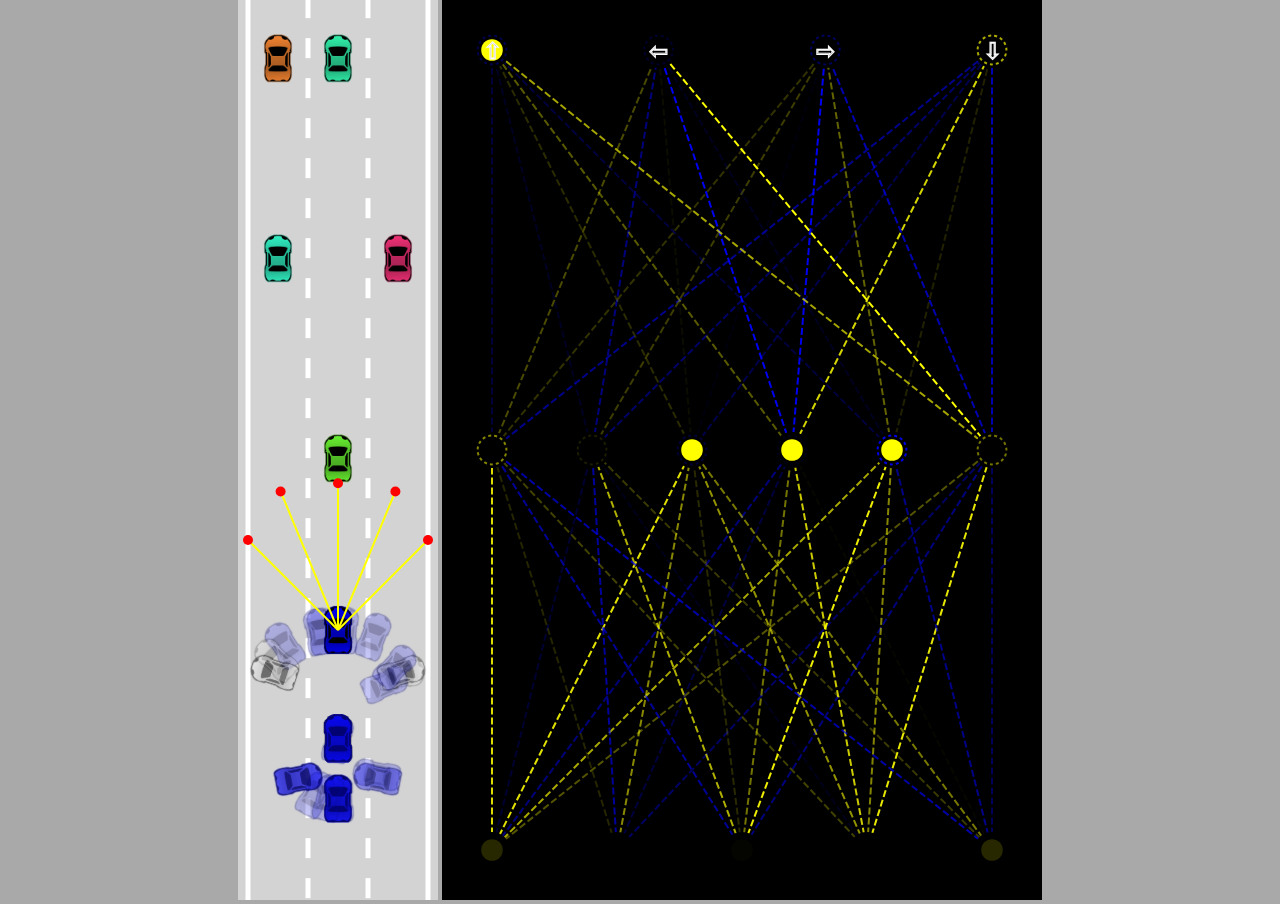
<file: Self-Drive Car/index.html>
<!DOCTYPE html>
<html lang="en">
  <head>
    <meta charset="UTF-8" />
    <meta name="viewport" content="width=device-width, initial-scale=1.0" />
    <title>Self-Drive Car</title>
    <link rel="stylesheet" href="style.css" />
  </head>
  <body>
    <canvas id="carCanvas"></canvas>
    <canvas id="networkCanvas"></canvas>

    <script src="visualizer.js"></script>
    <script src="network.js"></script>
    <script src="utils.js"></script>
    <script src="sensor.js"></script>
    <script src="road.js"></script>
    <script src="controls.js"></script>
    <script src="car.js"></script>
    <script src="index.js"></script>
  </body>
</html>
</file>
<file: Self-Drive Car/style.css>
body {
    margin: 0;
    overflow: hidden;
    background: darkgray;
    text-align: center;
}

#networkCanvas {
    background: black;
}

#carCanvas {
    background: lightgray;
}
</file>
